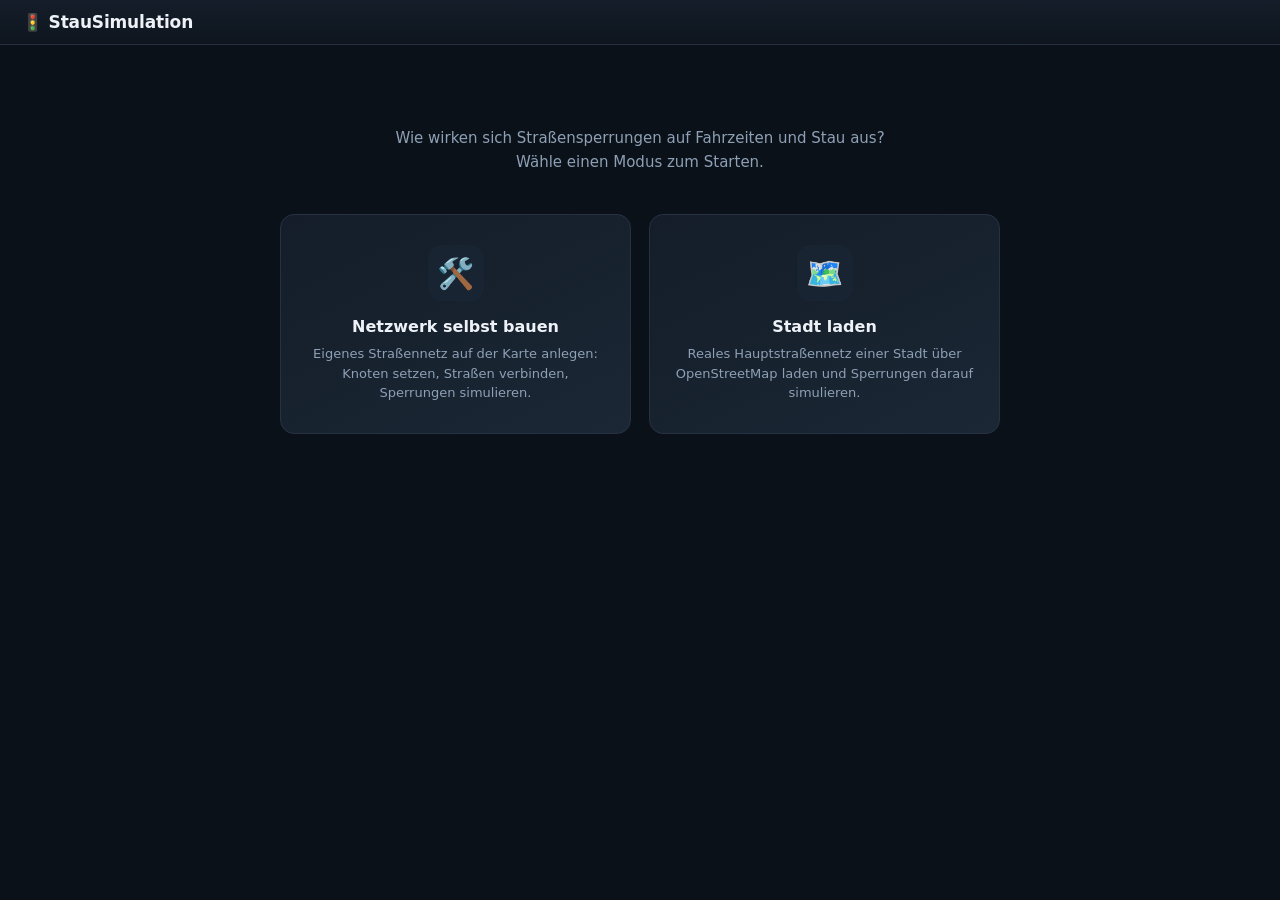
<file: frontend/index.html>
<!DOCTYPE html>
<html lang="de">
<head>
<meta charset="UTF-8">
<meta name="viewport" content="width=device-width, initial-scale=1.0">
<title>StauSimulation</title>
<link rel="stylesheet" href="css/style.css">
</head>
<body>
<header>
  <h1>🚦 StauSimulation</h1>
</header>

<div class="menu-wrap">
  <p class="lead">Wie wirken sich Straßensperrungen auf Fahrzeiten und Stau aus?<br>Wähle einen Modus zum Starten.</p>
  <div class="menu-cards">
    <a class="menu-card" href="builder.html">
      <span class="icon">🛠️</span>
      <h2>Netzwerk selbst bauen</h2>
      <p>Eigenes Straßennetz auf der Karte anlegen: Knoten setzen, Straßen verbinden, Sperrungen simulieren.</p>
    </a>
    <a class="menu-card" href="city.html">
      <span class="icon">🗺️</span>
      <h2>Stadt laden</h2>
      <p>Reales Hauptstraßennetz einer Stadt über OpenStreetMap laden und Sperrungen darauf simulieren.</p>
    </a>
  </div>
</div>
</body>
</html>
</file>
<file: frontend/css/style.css>
:root {
  --bg: #0b1119;
  --panel: #141d29;
  --panel-2: #1b2735;
  --panel-3: #24334533;
  --text: #eef2f7;
  --text-dim: #8ea0b5;
  --accent: #5b8cff;
  --accent-2: #7c6cff;
  --green: #3ecf8e;
  --yellow: #e0b93d;
  --orange: #e08a3d;
  --red: #ef5350;
  --border: #263243;
}

* { box-sizing: border-box; }

body {
  margin: 0;
  font-family: "Inter", system-ui, "Segoe UI", Roboto, sans-serif;
  background: var(--bg);
  color: var(--text);
  -webkit-font-smoothing: antialiased;
}

::-webkit-scrollbar { width: 10px; height: 10px; }
::-webkit-scrollbar-track { background: transparent; }
::-webkit-scrollbar-thumb { background: var(--panel-2); border-radius: 8px; border: 2px solid var(--panel); }

header {
  padding: 12px 22px;
  border-bottom: 1px solid var(--border);
  display: flex;
  align-items: center;
  justify-content: space-between;
  background: linear-gradient(180deg, var(--panel) 0%, var(--bg) 160%);
}

header h1 {
  font-size: 17px;
  font-weight: 650;
  margin: 0;
  letter-spacing: -0.01em;
}

header a {
  color: var(--text-dim);
  text-decoration: none;
  font-size: 13px;
  padding: 6px 12px;
  border-radius: 7px;
  transition: background 0.15s, color 0.15s;
}

header a:hover { color: var(--text); background: var(--panel-2); }

/* --- Startmenü --- */
.menu-wrap {
  max-width: 760px;
  margin: 9vh auto;
  padding: 0 20px;
  text-align: center;
}

.menu-wrap h1 {
  font-size: 26px;
  margin: 0 0 10px;
  letter-spacing: -0.02em;
}

.menu-wrap p.lead {
  color: var(--text-dim);
  margin-bottom: 40px;
  font-size: 15px;
  line-height: 1.6;
}

.menu-cards {
  display: grid;
  grid-template-columns: 1fr 1fr;
  gap: 18px;
}

.menu-card {
  background: linear-gradient(155deg, var(--panel) 0%, var(--panel-2) 100%);
  border: 1px solid var(--border);
  border-radius: 14px;
  padding: 30px 22px;
  text-decoration: none;
  color: var(--text);
  transition: border-color 0.18s, transform 0.18s, box-shadow 0.18s;
}

.menu-card:hover {
  border-color: var(--accent);
  transform: translateY(-3px);
  box-shadow: 0 12px 28px -12px rgba(91, 140, 255, 0.35);
}

.menu-card .icon {
  font-size: 30px;
  display: flex;
  align-items: center;
  justify-content: center;
  width: 56px;
  height: 56px;
  margin: 0 auto 16px;
  border-radius: 14px;
  background: var(--panel-3);
}
.menu-card h2 { margin: 0 0 8px; font-size: 16px; font-weight: 650; }
.menu-card p { margin: 0; color: var(--text-dim); font-size: 13px; line-height: 1.5; }

/* --- App-Layout (Builder / City) --- */
.app-layout {
  display: grid;
  grid-template-columns: 320px 1fr;
  height: calc(100vh - 49px);
}

#sidebar {
  background: var(--panel);
  border-right: 1px solid var(--border);
  overflow-y: auto;
  padding: 16px;
}

#map { width: 100%; height: 100%; background: #0a0f14; }

.sidebar-section {
  margin-bottom: 18px;
  padding-bottom: 16px;
  border-bottom: 1px solid var(--border);
}

.sidebar-section h3 {
  font-size: 11px;
  font-weight: 650;
  text-transform: uppercase;
  letter-spacing: 0.06em;
  color: var(--text-dim);
  margin: 0 0 10px;
}

.hint {
  font-size: 12px;
  color: var(--text-dim);
  line-height: 1.55;
  margin: 0 0 10px;
}

button, .btn {
  background: var(--accent);
  color: white;
  border: none;
  border-radius: 8px;
  padding: 8px 12px;
  font-size: 13px;
  font-weight: 550;
  cursor: pointer;
  transition: filter 0.12s, transform 0.05s;
}

button:hover { filter: brightness(1.12); }
button:active { transform: translateY(1px); }
button.secondary { background: var(--panel-2); color: var(--text); border: 1px solid var(--border); }
button.small { padding: 5px 8px; font-size: 12px; }
button:disabled { opacity: 0.5; cursor: not-allowed; }

/* Werkzeugleiste: Grid aus Icon-Buttons statt Textzeilen */
.tool-grid {
  display: grid;
  grid-template-columns: repeat(3, 1fr);
  gap: 6px;
}

.tool-btn {
  background: var(--panel-2);
  color: var(--text);
  border: 1px solid var(--border);
  border-radius: 9px;
  padding: 9px 4px 7px;
  font-size: 11px;
  font-weight: 550;
  cursor: pointer;
  display: flex;
  flex-direction: column;
  align-items: center;
  gap: 3px;
  transition: border-color 0.12s, background 0.12s;
}
.tool-btn .tool-icon { font-size: 17px; line-height: 1; }
.tool-btn:hover { border-color: var(--accent); }
.tool-btn.active-tool {
  background: linear-gradient(155deg, var(--accent) 0%, var(--accent-2) 100%);
  border-color: transparent;
  color: white;
  box-shadow: 0 4px 14px -6px rgba(91, 140, 255, 0.6);
}

input, select {
  background: var(--panel-2);
  border: 1px solid var(--border);
  color: var(--text);
  border-radius: 7px;
  padding: 7px 9px;
  font-size: 13px;
  width: 100%;
}
input:focus, select:focus { outline: none; border-color: var(--accent); }

.row { display: flex; gap: 6px; margin-bottom: 8px; align-items: center; }
.row > * { flex: 1; }
.row .grow-0 { flex: 0 0 auto; }

table.list-table { width: 100%; border-collapse: collapse; font-size: 12px; }
table.list-table th, table.list-table td { text-align: left; padding: 6px 6px; border-bottom: 1px solid var(--border); }
table.list-table th { color: var(--text-dim); font-weight: 550; font-size: 11px; text-transform: uppercase; letter-spacing: 0.04em; }

.vc-dot { display: inline-block; width: 9px; height: 9px; border-radius: 50%; margin-right: 5px; }
.vc-low { background: var(--green); }
.vc-mid { background: var(--yellow); }
.vc-high { background: var(--orange); }
.vc-over { background: var(--red); }

.result-box { background: var(--panel-2); border: 1px solid var(--border); border-radius: 10px; padding: 13px; font-size: 13px; line-height: 1.6; }
.result-box .delta-worse { color: var(--red); font-weight: 650; }
.result-box .delta-better { color: var(--green); font-weight: 650; }

.empty-note { color: var(--text-dim); font-size: 12px; font-style: italic; }

.leaflet-container { background: #0a0f14 !important; font-family: inherit !important; }

/* Builder: leerer Canvas statt Weltkarte - zoomabhängiges Rastermuster */
.blank-canvas {
  background-image:
    linear-gradient(rgba(255,255,255,0.22) 1px, transparent 1px),
    linear-gradient(90deg, rgba(255,255,255,0.22) 1px, transparent 1px);
  /* background-size/-position werden von setupBuilderGrid() in app.js live
     nachgeführt, damit das Raster mit dem Zoom mitskaliert (1 Kästchen = 1
     Karten-Einheit) - die Werte hier sind nur ein Platzhalter vor dem ersten Update. */
  background-size: 40px 40px;
  background-color: #16321f !important;
}

.grid-legend {
  position: absolute;
  right: 10px;
  bottom: 10px;
  z-index: 500;
  background: rgba(15, 23, 32, 0.75);
  color: var(--text-dim);
  font-size: 11px;
  padding: 4px 8px;
  border-radius: 6px;
  pointer-events: none;
}

/* --- Modal (ersetzt native prompt()-Dialoge) --- */
.modal-overlay {
  position: fixed;
  inset: 0;
  background: rgba(6, 10, 16, 0.65);
  backdrop-filter: blur(2px);
  display: flex;
  align-items: center;
  justify-content: center;
  z-index: 2000;
  animation: modal-fade 0.12s ease-out;
}

@keyframes modal-fade { from { opacity: 0; } to { opacity: 1; } }
@keyframes modal-pop { from { opacity: 0; transform: translateY(6px) scale(0.98); } to { opacity: 1; transform: none; } }

.modal-box {
  background: var(--panel);
  border: 1px solid var(--border);
  border-radius: 12px;
  padding: 20px;
  width: 310px;
  box-shadow: 0 20px 50px -12px rgba(0, 0, 0, 0.5);
  animation: modal-pop 0.15s ease-out;
}

.modal-box h3 { margin: 0 0 14px; font-size: 15px; font-weight: 650; }
.modal-box label { display: block; font-size: 12px; color: var(--text-dim); margin-bottom: 4px; margin-top: 10px; }
.modal-box .modal-actions { display: flex; gap: 8px; margin-top: 18px; }
.modal-box .modal-actions button { flex: 1; }
.modal-box .modal-hint { font-size: 11px; color: var(--text-dim); margin-top: 10px; line-height: 1.45; }

.node-signal { filter: drop-shadow(0 0 3px #e0b93d); }
</file>
